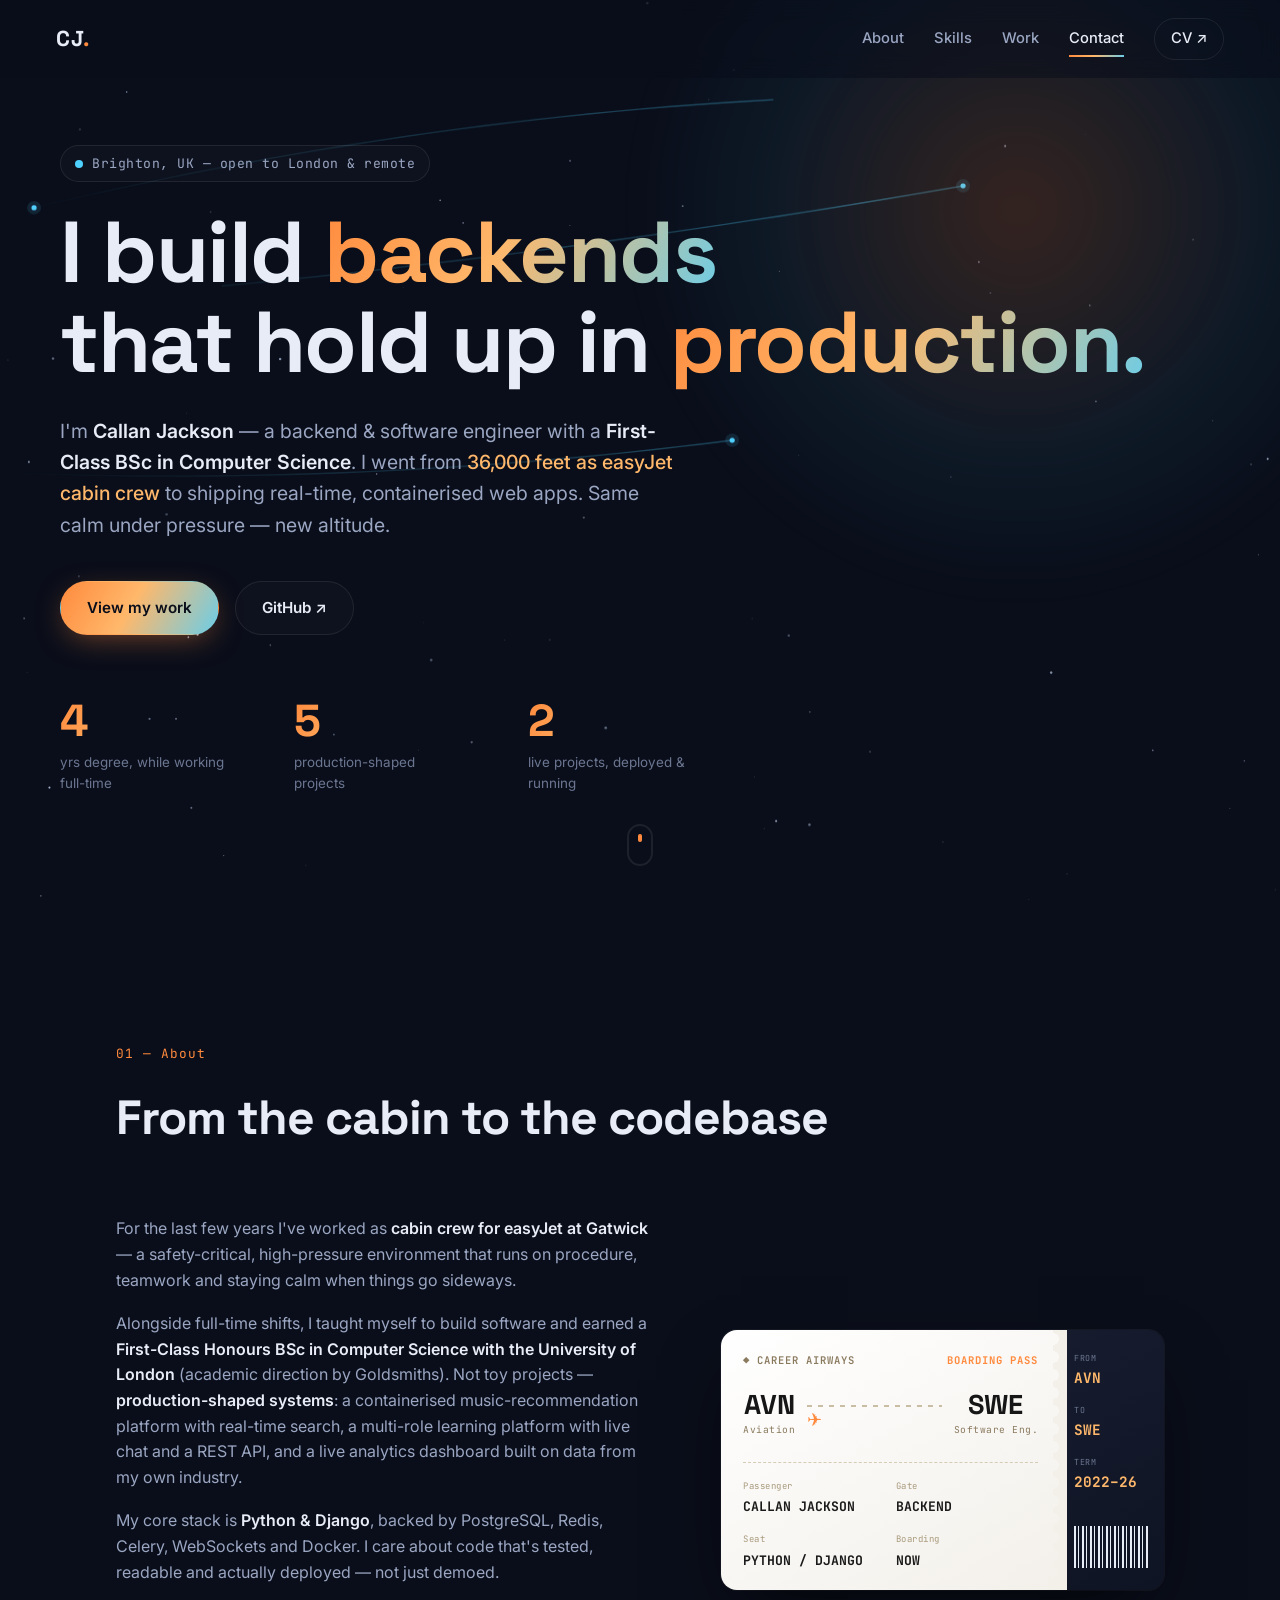
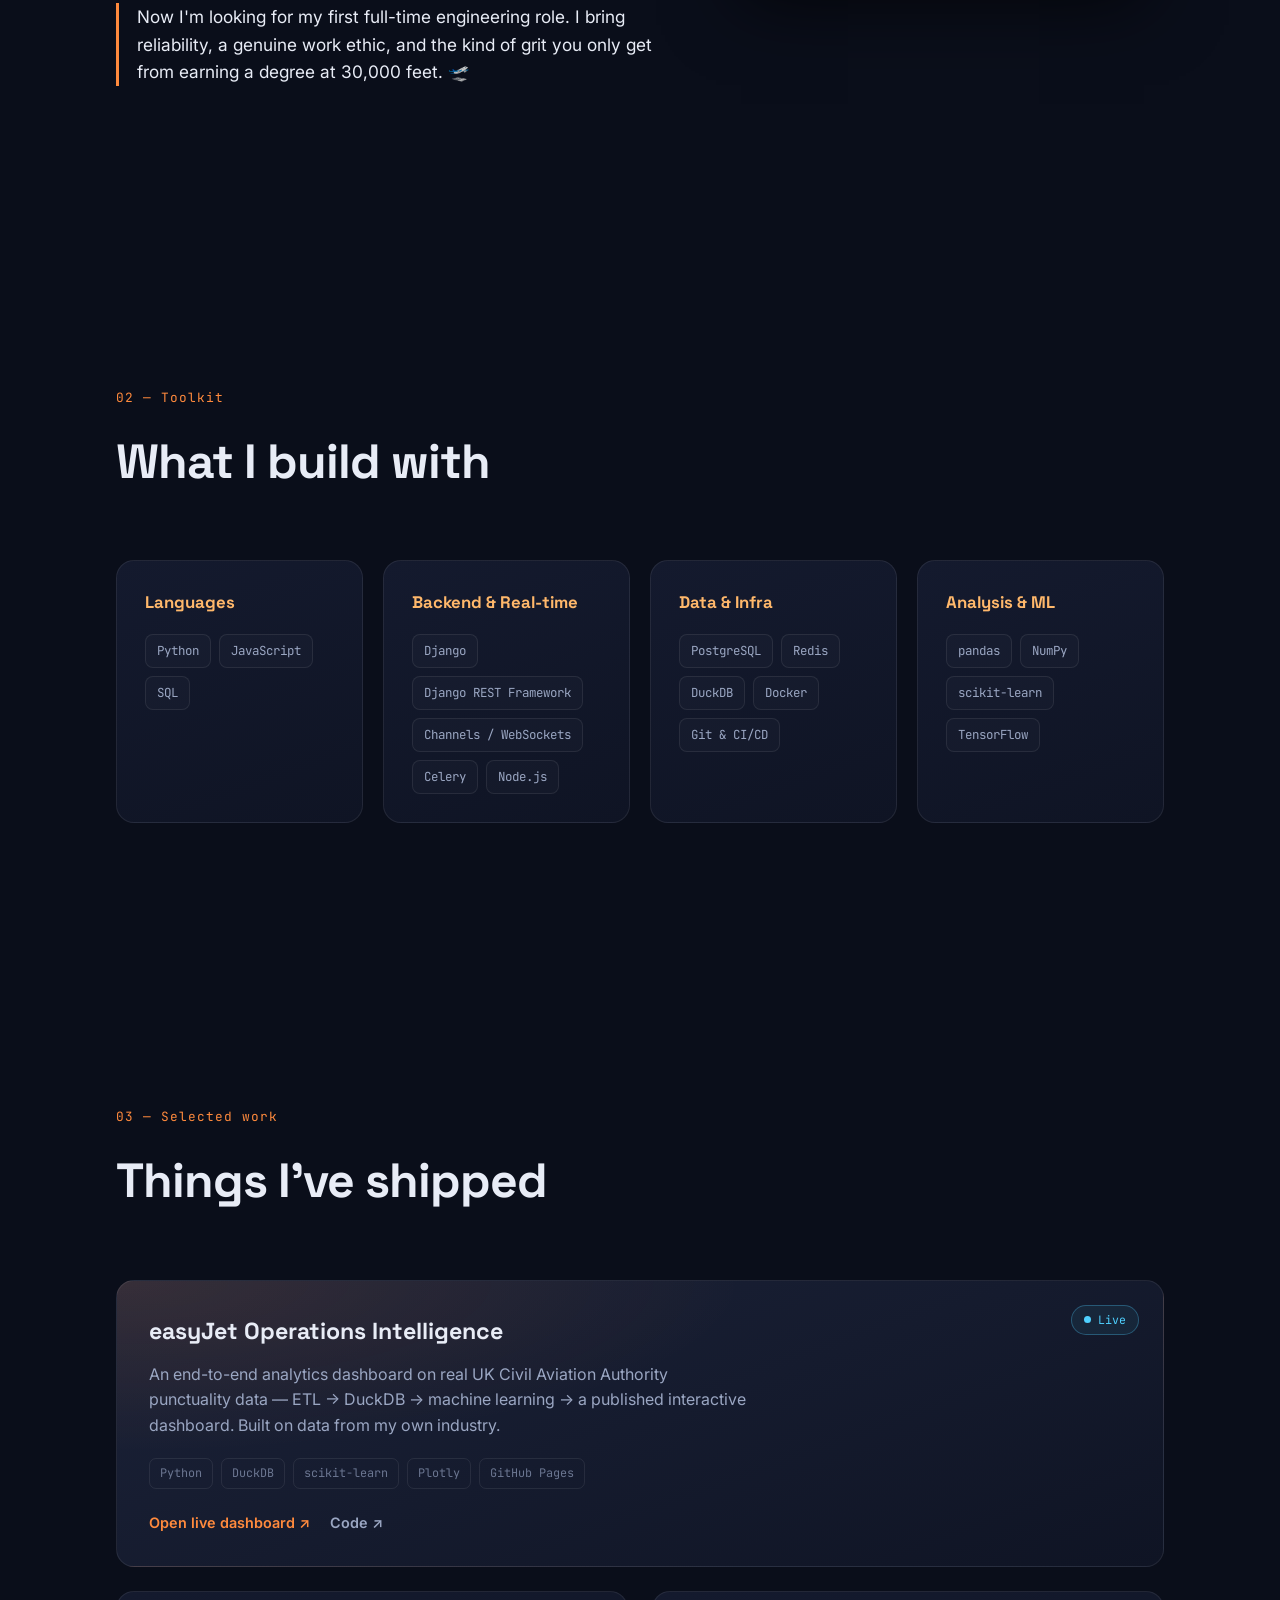
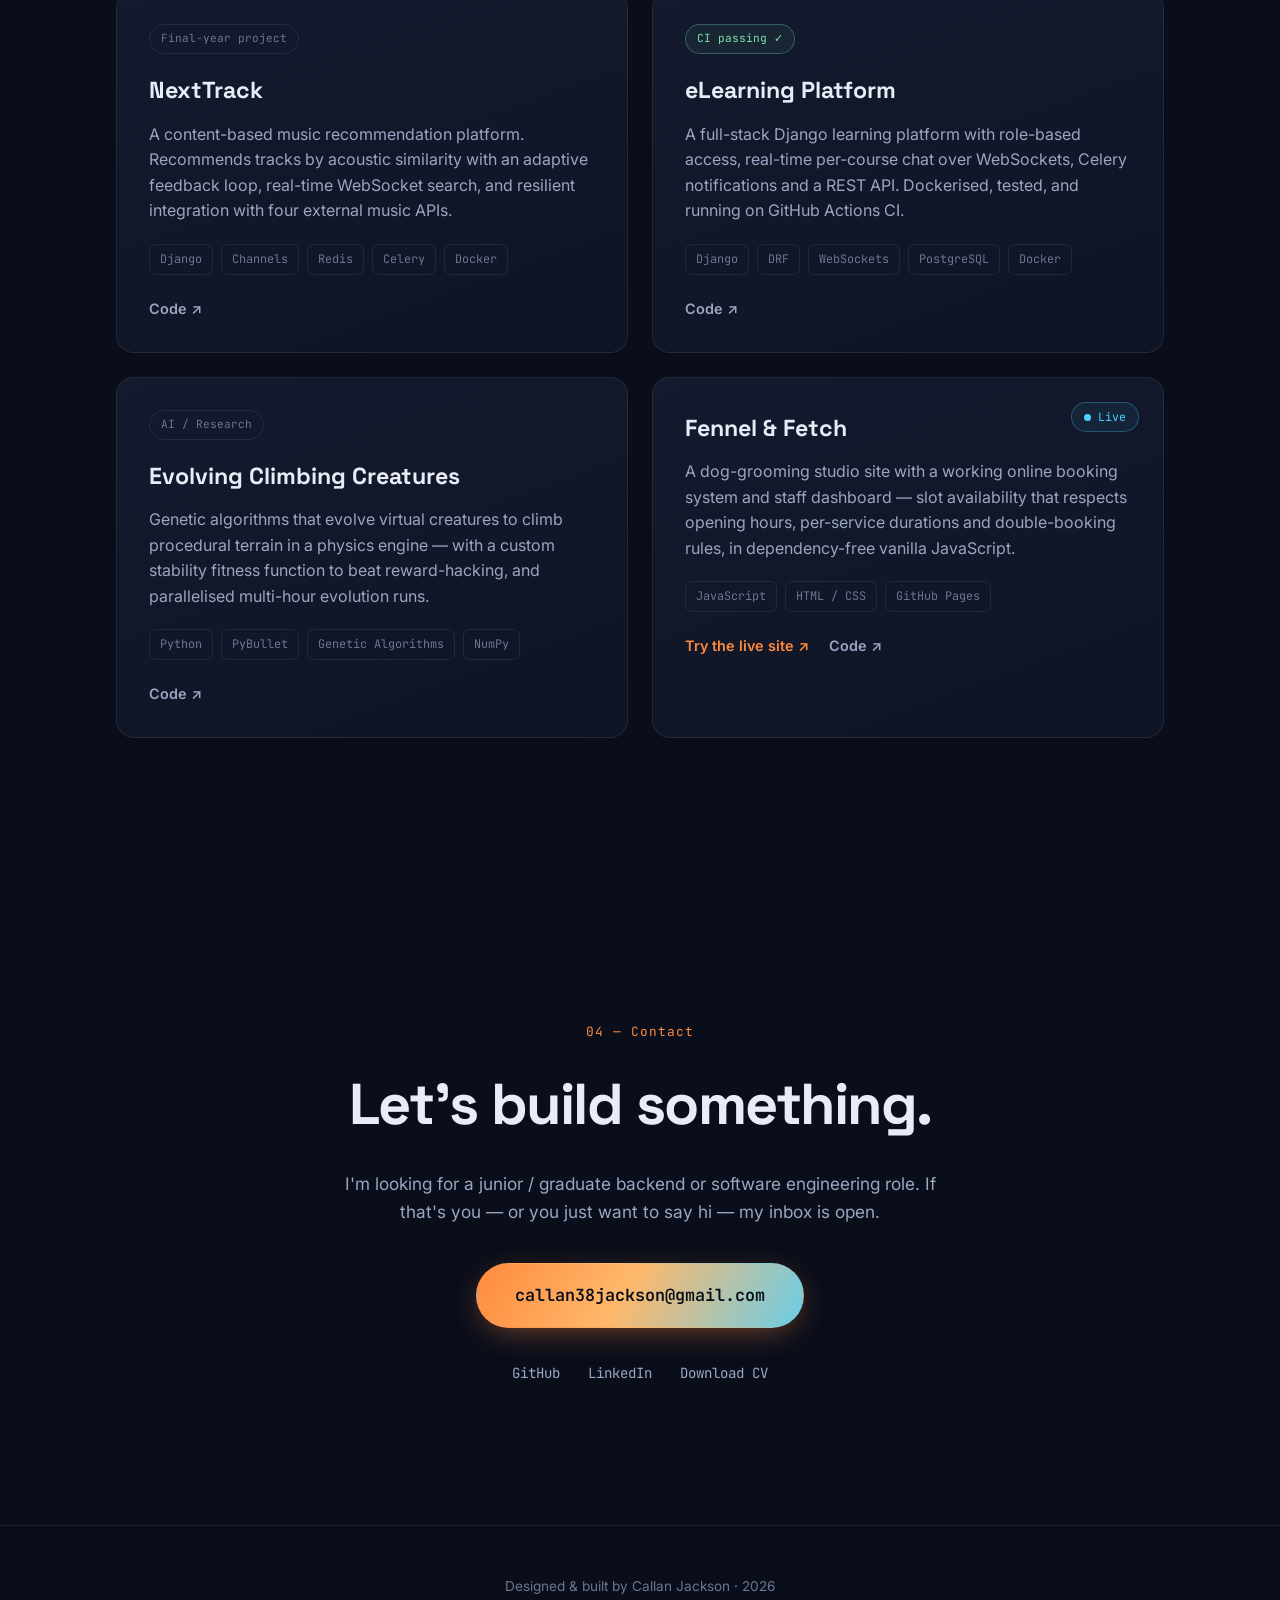
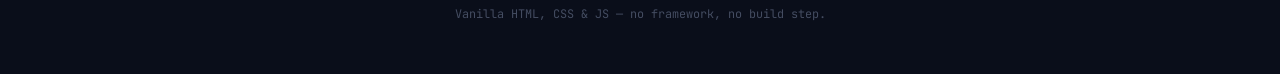
<file: index.html>
<!DOCTYPE html>
<html lang="en">
<head>
<meta charset="UTF-8" />
<meta name="viewport" content="width=device-width, initial-scale=1.0" />
<title>Callan Jackson — Backend / Software Engineer</title>
<meta name="description" content="Callan Jackson — backend & software engineer with a First-Class BSc in Computer Science. Python · Django. From the cabin to the codebase: production-shaped web apps, real-time systems and data dashboards." />
<link rel="preconnect" href="https://fonts.googleapis.com" />
<link rel="preconnect" href="https://fonts.gstatic.com" crossorigin />
<link href="https://fonts.googleapis.com/css2?family=Space+Grotesk:wght@400;500;600;700&family=Inter:wght@400;500;600&family=JetBrains+Mono:wght@400;500&display=swap" rel="stylesheet" />
<link rel="stylesheet" href="styles.css" />
</head>
<body>

<!-- ===== NAV ===== -->
<nav class="nav" id="nav">
  <a href="#home" class="nav__brand">CJ<span>.</span></a>
  <button class="nav__toggle" id="navToggle" aria-label="Menu" aria-expanded="false">
    <span></span><span></span><span></span>
  </button>
  <div class="nav__links" id="navLinks">
    <a href="#about">About</a>
    <a href="#skills">Skills</a>
    <a href="#work">Work</a>
    <a href="#contact">Contact</a>
    <a href="Callan_Jackson_CV.html" class="nav__cv" target="_blank" rel="noopener">CV ↗</a>
  </div>
</nav>

<!-- ===== HERO ===== -->
<header class="hero" id="home">
  <canvas class="hero__canvas" id="flightCanvas" aria-hidden="true"></canvas>
  <div class="hero__glow" aria-hidden="true"></div>

  <div class="hero__inner">
    <p class="hero__eyebrow"><span class="dot"></span> Brighton, UK — open to London &amp; remote</p>
    <h1 class="hero__title">
      I build <span class="grad">backends</span><br />that hold up in <span class="grad">production.</span>
    </h1>
    <p class="hero__lead">
      I'm <strong>Callan Jackson</strong> — a backend &amp; software engineer with a <strong>First-Class BSc in Computer Science</strong>.
      I went from <span class="hl">36,000 feet as easyJet cabin crew</span> to shipping real-time, containerised web apps. Same calm under pressure — new altitude.
    </p>
    <div class="hero__cta">
      <a href="#work" class="btn btn--primary">View my work</a>
      <a href="https://github.com/callan-jackson" target="_blank" rel="noopener" class="btn btn--ghost">GitHub ↗</a>
    </div>

    <div class="hero__stats">
      <div class="stat"><span class="stat__num" data-count="4">0</span><span class="stat__label">yrs degree, while working full-time</span></div>
      <div class="stat"><span class="stat__num" data-count="5">0</span><span class="stat__label">production-shaped projects</span></div>
      <div class="stat"><span class="stat__num" data-count="2">0</span><span class="stat__label">live projects, deployed &amp; running</span></div>
    </div>
  </div>

  <a href="#about" class="hero__scroll" aria-label="Scroll down">
    <span></span>
  </a>
</header>

<main>

<!-- ===== ABOUT + BOARDING PASS ===== -->
<section class="section about" id="about">
  <div class="section__head reveal">
    <span class="section__tag">01 — About</span>
    <h2 class="section__title">From the cabin to the codebase</h2>
  </div>

  <div class="about__grid">
    <div class="about__text reveal">
      <p>For the last few years I've worked as <strong>cabin crew for easyJet at Gatwick</strong> — a safety-critical, high-pressure environment that runs on procedure, teamwork and staying calm when things go sideways.</p>
      <p>Alongside full-time shifts, I taught myself to build software and earned a <strong>First-Class Honours BSc in Computer Science with the University of London</strong> (academic direction by Goldsmiths). Not toy projects — <strong>production-shaped systems</strong>: a containerised music-recommendation platform with real-time search, a multi-role learning platform with live chat and a REST API, and a live analytics dashboard built on data from my own industry.</p>
      <p>My core stack is <strong>Python &amp; Django</strong>, backed by PostgreSQL, Redis, Celery, WebSockets and Docker. I care about code that's tested, readable and actually deployed — not just demoed.</p>
      <p class="about__kicker">Now I'm looking for my first full-time engineering role. I bring reliability, a genuine work ethic, and the kind of grit you only get from earning a degree at 30,000 feet. 🛫</p>
    </div>

    <!-- Signature creative element: the boarding pass -->
    <aside class="pass reveal" aria-label="Career boarding pass">
      <div class="pass__main">
        <div class="pass__top">
          <span class="pass__airline">◆ CAREER AIRWAYS</span>
          <span class="pass__class">BOARDING PASS</span>
        </div>
        <div class="pass__route">
          <div class="pass__node">
            <span class="pass__code">AVN</span>
            <span class="pass__place">Aviation</span>
          </div>
          <div class="pass__path" aria-hidden="true">
            <span class="pass__plane">✈</span>
          </div>
          <div class="pass__node">
            <span class="pass__code">SWE</span>
            <span class="pass__place">Software Eng.</span>
          </div>
        </div>
        <div class="pass__grid">
          <div><span>Passenger</span><strong>CALLAN JACKSON</strong></div>
          <div><span>Gate</span><strong>BACKEND</strong></div>
          <div><span>Seat</span><strong>PYTHON / DJANGO</strong></div>
          <div><span>Boarding</span><strong>NOW</strong></div>
        </div>
      </div>
      <div class="pass__stub">
        <div class="pass__stubrow"><span>FROM</span><strong>AVN</strong></div>
        <div class="pass__stubrow"><span>TO</span><strong>SWE</strong></div>
        <div class="pass__stubrow"><span>TERM</span><strong>2022–26</strong></div>
        <div class="pass__barcode" aria-hidden="true"></div>
      </div>
    </aside>
  </div>
</section>

<!-- ===== SKILLS ===== -->
<section class="section skills" id="skills">
  <div class="section__head reveal">
    <span class="section__tag">02 — Toolkit</span>
    <h2 class="section__title">What I build with</h2>
  </div>

  <div class="skills__grid">
    <div class="skillcard reveal">
      <h3>Languages</h3>
      <ul><li>Python</li><li>JavaScript</li><li>SQL</li></ul>
    </div>
    <div class="skillcard reveal">
      <h3>Backend &amp; Real-time</h3>
      <ul><li>Django</li><li>Django REST Framework</li><li>Channels / WebSockets</li><li>Celery</li><li>Node.js</li></ul>
    </div>
    <div class="skillcard reveal">
      <h3>Data &amp; Infra</h3>
      <ul><li>PostgreSQL</li><li>Redis</li><li>DuckDB</li><li>Docker</li><li>Git &amp; CI/CD</li></ul>
    </div>
    <div class="skillcard reveal">
      <h3>Analysis &amp; ML</h3>
      <ul><li>pandas</li><li>NumPy</li><li>scikit-learn</li><li>TensorFlow</li></ul>
    </div>
  </div>
</section>

<!-- ===== WORK ===== -->
<section class="section work" id="work">
  <div class="section__head reveal">
    <span class="section__tag">03 — Selected work</span>
    <h2 class="section__title">Things I've shipped</h2>
  </div>

  <div class="work__grid">

    <!-- easyJet dashboard - LIVE -->
    <article class="project reveal project--feature">
      <div class="project__live"><span class="pulse"></span> Live</div>
      <h3 class="project__title">easyJet Operations Intelligence</h3>
      <p class="project__desc">An end-to-end analytics dashboard on real UK Civil Aviation Authority punctuality data — ETL → DuckDB → machine learning → a published interactive dashboard. Built on data from my own industry.</p>
      <ul class="project__tags"><li>Python</li><li>DuckDB</li><li>scikit-learn</li><li>Plotly</li><li>GitHub Pages</li></ul>
      <div class="project__links">
        <a href="https://callan-jackson.github.io/easyjet-ops-intelligence/" target="_blank" rel="noopener" class="link link--accent">Open live dashboard ↗</a>
        <a href="https://github.com/callan-jackson/easyjet-ops-intelligence" target="_blank" rel="noopener" class="link">Code ↗</a>
      </div>
    </article>

    <!-- NextTrack -->
    <article class="project reveal">
      <div class="project__badge">Final-year project</div>
      <h3 class="project__title">NextTrack</h3>
      <p class="project__desc">A content-based music recommendation platform. Recommends tracks by acoustic similarity with an adaptive feedback loop, real-time WebSocket search, and resilient integration with four external music APIs.</p>
      <ul class="project__tags"><li>Django</li><li>Channels</li><li>Redis</li><li>Celery</li><li>Docker</li></ul>
      <div class="project__links">
        <a href="https://github.com/callan-jackson/NextTrack" target="_blank" rel="noopener" class="link">Code ↗</a>
      </div>
    </article>

    <!-- eLearning -->
    <article class="project reveal">
      <div class="project__badge project__badge--green">CI passing ✓</div>
      <h3 class="project__title">eLearning Platform</h3>
      <p class="project__desc">A full-stack Django learning platform with role-based access, real-time per-course chat over WebSockets, Celery notifications and a REST API. Dockerised, tested, and running on GitHub Actions CI.</p>
      <ul class="project__tags"><li>Django</li><li>DRF</li><li>WebSockets</li><li>PostgreSQL</li><li>Docker</li></ul>
      <div class="project__links">
        <a href="https://github.com/callan-jackson/elearning-platform" target="_blank" rel="noopener" class="link">Code ↗</a>
      </div>
    </article>

    <!-- Evolving creatures -->
    <article class="project reveal">
      <div class="project__badge">AI / Research</div>
      <h3 class="project__title">Evolving Climbing Creatures</h3>
      <p class="project__desc">Genetic algorithms that evolve virtual creatures to climb procedural terrain in a physics engine — with a custom stability fitness function to beat reward-hacking, and parallelised multi-hour evolution runs.</p>
      <ul class="project__tags"><li>Python</li><li>PyBullet</li><li>Genetic Algorithms</li><li>NumPy</li></ul>
      <div class="project__links">
        <a href="https://github.com/callan-jackson/evolving-climbing-creatures" target="_blank" rel="noopener" class="link">Code ↗</a>
      </div>
    </article>

    <!-- Fennel & Fetch -->
    <article class="project reveal">
      <div class="project__live"><span class="pulse"></span> Live</div>
      <h3 class="project__title">Fennel &amp; Fetch</h3>
      <p class="project__desc">A dog-grooming studio site with a working online booking system and staff dashboard — slot availability that respects opening hours, per-service durations and double-booking rules, in dependency-free vanilla JavaScript.</p>
      <ul class="project__tags"><li>JavaScript</li><li>HTML / CSS</li><li>GitHub Pages</li></ul>
      <div class="project__links">
        <a href="https://callan-jackson.github.io/fennel-and-fetch/" target="_blank" rel="noopener" class="link link--accent">Try the live site ↗</a>
        <a href="https://github.com/callan-jackson/fennel-and-fetch" target="_blank" rel="noopener" class="link">Code ↗</a>
      </div>
    </article>

  </div>
</section>

<!-- ===== CONTACT ===== -->
<section class="section contact" id="contact">
  <div class="contact__inner reveal">
    <span class="section__tag">04 — Contact</span>
    <h2 class="contact__title">Let's build something.</h2>
    <p class="contact__lead">I'm looking for a junior / graduate backend or software engineering role. If that's you — or you just want to say hi — my inbox is open.</p>
    <a href="mailto:callan38jackson@gmail.com" class="btn btn--primary btn--lg">callan38jackson@gmail.com</a>
    <div class="contact__socials">
      <a href="https://github.com/callan-jackson" target="_blank" rel="noopener">GitHub</a>
      <a href="https://www.linkedin.com/in/callan-jackson-449b64159" target="_blank" rel="noopener">LinkedIn</a>
      <a href="Callan_Jackson_CV.html" target="_blank" rel="noopener">Download CV</a>
    </div>
  </div>
</section>

</main>

<footer class="footer">
  <p>Designed &amp; built by Callan Jackson · <span id="year"></span></p>
  <p class="footer__note">Vanilla HTML, CSS &amp; JS — no framework, no build step.</p>
</footer>

<script src="main.js"></script>
</body>
</html>
</file>
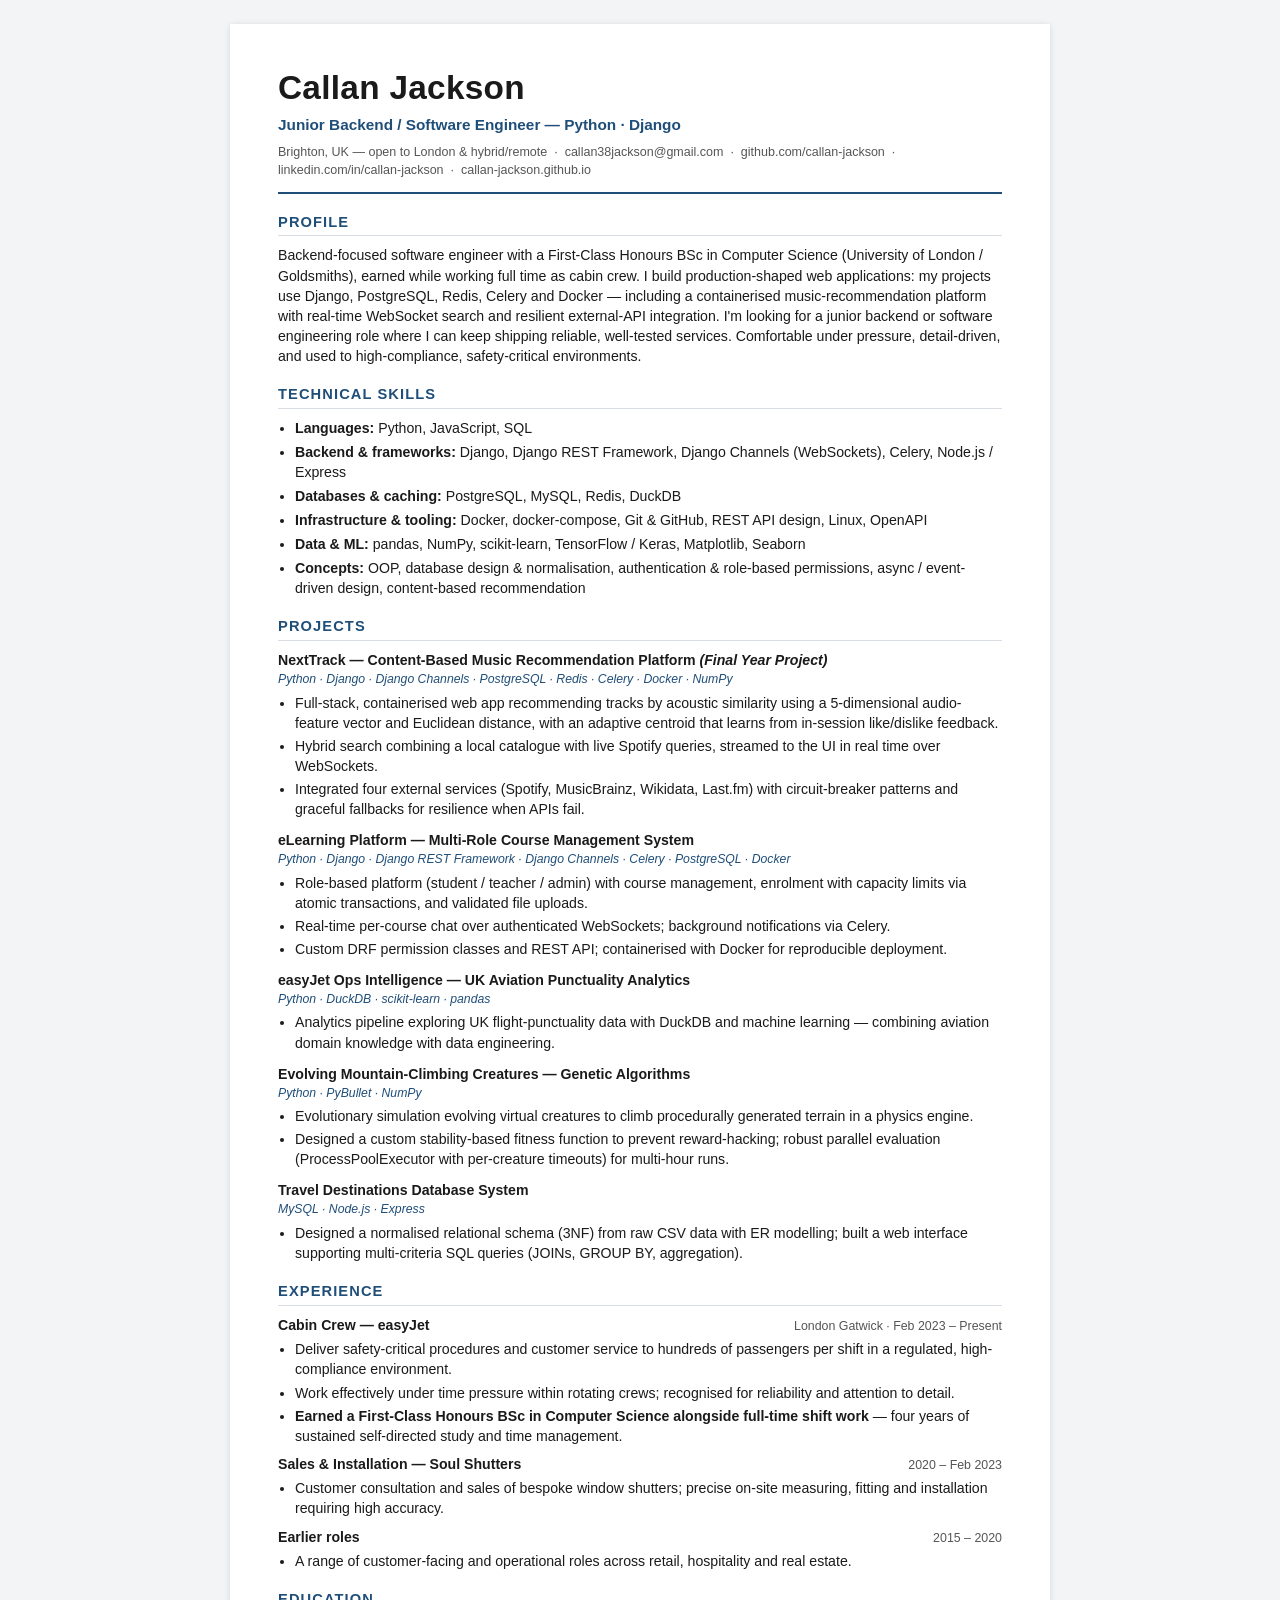
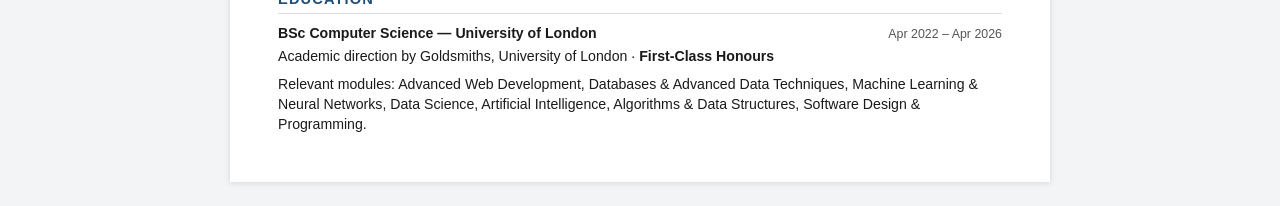
<file: Callan_Jackson_CV.html>
<!DOCTYPE html>
<html lang="en">
<head>
<meta charset="UTF-8">
<meta name="viewport" content="width=device-width, initial-scale=1.0">
<title>Callan Jackson — CV</title>
<style>
  :root { --ink:#1a1a1a; --muted:#555; --accent:#1f4e79; --line:#d8dde3; }
  * { box-sizing: border-box; }
  html,body { margin:0; padding:0; }
  body {
    font-family: -apple-system, "Segoe UI", Roboto, Helvetica, Arial, sans-serif;
    color: var(--ink); line-height: 1.42; font-size: 10.6pt;
    background:#f3f4f6;
  }
  .page {
    max-width: 820px; margin: 24px auto; background:#fff; padding: 40px 48px;
    box-shadow: 0 1px 6px rgba(0,0,0,.12);
  }
  header { border-bottom: 2.5px solid var(--accent); padding-bottom: 12px; margin-bottom: 16px; }
  h1 { font-size: 25pt; margin: 0; letter-spacing: .3px; color: var(--ink); }
  .role { font-size: 11.5pt; color: var(--accent); font-weight: 600; margin: 3px 0 8px; }
  .contact { font-size: 9.4pt; color: var(--muted); }
  .contact a { color: var(--muted); text-decoration: none; }
  .contact span { white-space: nowrap; }
  h2 {
    font-size: 11pt; text-transform: uppercase; letter-spacing: 1.1px;
    color: var(--accent); border-bottom: 1px solid var(--line);
    padding-bottom: 3px; margin: 18px 0 9px;
  }
  p { margin: 0 0 8px; }
  ul { margin: 4px 0 8px; padding-left: 17px; }
  li { margin-bottom: 3px; }
  .skills li { margin-bottom: 4px; }
  .proj { margin-bottom: 11px; }
  .proj .t { font-weight: 700; }
  .proj .stack { color: var(--accent); font-size: 9.2pt; font-style: italic; display:block; margin: 1px 0 3px; }
  .job-head { display:flex; justify-content: space-between; align-items: baseline; gap: 10px; }
  .job-head .title { font-weight: 700; }
  .job-head .date { color: var(--muted); font-size: 9.3pt; white-space: nowrap; }
  .edu .date { color: var(--muted); font-size: 9.3pt; }
  .pending { font-style: italic; color: var(--muted); }
  .note { background:#eef3f8; border-left:3px solid var(--accent); padding:7px 11px; font-size:9pt; color:var(--muted); margin: 0 0 14px; }
  @media print {
    body { background:#fff; font-size: 10.2pt; }
    .page { box-shadow:none; margin:0; max-width:none; padding: 14mm 15mm; }
    .note { display:none; }
    h2 { margin-top: 13px; }
    a { color: var(--muted); }
  }
  @page { size: A4; margin: 0; }
</style>
</head>
<body>
<div class="page">
  <header>
    <h1>Callan Jackson</h1>
    <div class="role">Junior Backend / Software Engineer — Python · Django</div>
    <div class="contact">
      <span>Brighton, UK — open to London &amp; hybrid/remote</span> &nbsp;·&nbsp;
      <span><a href="mailto:callan38jackson@gmail.com">callan38jackson@gmail.com</a></span> &nbsp;·&nbsp;
      <span><a href="https://github.com/callan-jackson">github.com/callan-jackson</a></span> &nbsp;·&nbsp;
      <span><a href="https://www.linkedin.com/in/callan-jackson-449b64159">linkedin.com/in/callan-jackson</a></span> &nbsp;·&nbsp;
      <span><a href="https://callan-jackson.github.io">callan-jackson.github.io</a></span>
    </div>
  </header>

  <section>
    <h2>Profile</h2>
    <p>Backend-focused software engineer with a First-Class Honours BSc in Computer Science (University of London / Goldsmiths), earned while working full time as cabin crew. I build production-shaped web applications: my projects use Django, PostgreSQL, Redis, Celery and Docker — including a containerised music-recommendation platform with real-time WebSocket search and resilient external-API integration. I'm looking for a junior backend or software engineering role where I can keep shipping reliable, well-tested services. Comfortable under pressure, detail-driven, and used to high-compliance, safety-critical environments.</p>
  </section>

  <section class="skills">
    <h2>Technical Skills</h2>
    <ul>
      <li><strong>Languages:</strong> Python, JavaScript, SQL</li>
      <li><strong>Backend &amp; frameworks:</strong> Django, Django REST Framework, Django Channels (WebSockets), Celery, Node.js / Express</li>
      <li><strong>Databases &amp; caching:</strong> PostgreSQL, MySQL, Redis, DuckDB</li>
      <li><strong>Infrastructure &amp; tooling:</strong> Docker, docker-compose, Git &amp; GitHub, REST API design, Linux, OpenAPI</li>
      <li><strong>Data &amp; ML:</strong> pandas, NumPy, scikit-learn, TensorFlow / Keras, Matplotlib, Seaborn</li>
      <li><strong>Concepts:</strong> OOP, database design &amp; normalisation, authentication &amp; role-based permissions, async / event-driven design, content-based recommendation</li>
    </ul>
  </section>

  <section>
    <h2>Projects</h2>

    <div class="proj">
      <span class="t">NextTrack — Content-Based Music Recommendation Platform <em>(Final Year Project)</em></span>
      <span class="stack">Python · Django · Django Channels · PostgreSQL · Redis · Celery · Docker · NumPy</span>
      <ul>
        <li>Full-stack, containerised web app recommending tracks by acoustic similarity using a 5-dimensional audio-feature vector and Euclidean distance, with an adaptive centroid that learns from in-session like/dislike feedback.</li>
        <li>Hybrid search combining a local catalogue with live Spotify queries, streamed to the UI in real time over WebSockets.</li>
        <li>Integrated four external services (Spotify, MusicBrainz, Wikidata, Last.fm) with circuit-breaker patterns and graceful fallbacks for resilience when APIs fail.</li>
      </ul>
    </div>

    <div class="proj">
      <span class="t">eLearning Platform — Multi-Role Course Management System</span>
      <span class="stack">Python · Django · Django REST Framework · Django Channels · Celery · PostgreSQL · Docker</span>
      <ul>
        <li>Role-based platform (student / teacher / admin) with course management, enrolment with capacity limits via atomic transactions, and validated file uploads.</li>
        <li>Real-time per-course chat over authenticated WebSockets; background notifications via Celery.</li>
        <li>Custom DRF permission classes and REST API; containerised with Docker for reproducible deployment.</li>
      </ul>
    </div>

    <div class="proj">
      <span class="t">easyJet Ops Intelligence — UK Aviation Punctuality Analytics</span>
      <span class="stack">Python · DuckDB · scikit-learn · pandas</span>
      <ul>
        <li>Analytics pipeline exploring UK flight-punctuality data with DuckDB and machine learning — combining aviation domain knowledge with data engineering.</li>
      </ul>
    </div>

    <div class="proj">
      <span class="t">Evolving Mountain-Climbing Creatures — Genetic Algorithms</span>
      <span class="stack">Python · PyBullet · NumPy</span>
      <ul>
        <li>Evolutionary simulation evolving virtual creatures to climb procedurally generated terrain in a physics engine.</li>
        <li>Designed a custom stability-based fitness function to prevent reward-hacking; robust parallel evaluation (ProcessPoolExecutor with per-creature timeouts) for multi-hour runs.</li>
      </ul>
    </div>

    <div class="proj">
      <span class="t">Travel Destinations Database System</span>
      <span class="stack">MySQL · Node.js · Express</span>
      <ul>
        <li>Designed a normalised relational schema (3NF) from raw CSV data with ER modelling; built a web interface supporting multi-criteria SQL queries (JOINs, GROUP BY, aggregation).</li>
      </ul>
    </div>
  </section>

  <section>
    <h2>Experience</h2>

    <div class="job">
      <div class="job-head"><span class="title">Cabin Crew — easyJet</span><span class="date">London Gatwick · Feb 2023 – Present</span></div>
      <ul>
        <li>Deliver safety-critical procedures and customer service to hundreds of passengers per shift in a regulated, high-compliance environment.</li>
        <li>Work effectively under time pressure within rotating crews; recognised for reliability and attention to detail.</li>
        <li><strong>Earned a First-Class Honours BSc in Computer Science alongside full-time shift work</strong> — four years of sustained self-directed study and time management.</li>
      </ul>
    </div>

    <div class="job">
      <div class="job-head"><span class="title">Sales &amp; Installation — Soul Shutters</span><span class="date">2020 – Feb 2023</span></div>
      <ul>
        <li>Customer consultation and sales of bespoke window shutters; precise on-site measuring, fitting and installation requiring high accuracy.</li>
      </ul>
    </div>

    <div class="job">
      <div class="job-head"><span class="title">Earlier roles</span><span class="date">2015 – 2020</span></div>
      <ul>
        <li>A range of customer-facing and operational roles across retail, hospitality and real estate.</li>
      </ul>
    </div>
  </section>

  <section class="edu">
    <h2>Education</h2>
    <div class="job-head"><span class="title">BSc Computer Science — University of London</span><span class="date">Apr 2022 – Apr 2026</span></div>
    <p style="margin-top:2px;">Academic direction by Goldsmiths, University of London · <strong>First-Class Honours</strong></p>
    <p style="margin-top:2px;">Relevant modules: Advanced Web Development, Databases &amp; Advanced Data Techniques, Machine Learning &amp; Neural Networks, Data Science, Artificial Intelligence, Algorithms &amp; Data Structures, Software Design &amp; Programming.</p>
  </section>

</div>
</body>
</html>
</file>
<file: styles.css>
/* ============ RESET & TOKENS ============ */
*,*::before,*::after{box-sizing:border-box;margin:0;padding:0}
:root{
  --bg:#0a0e1a;
  --bg-2:#0f1424;
  --surface:#141a2e;
  --surface-2:#1b2238;
  --line:rgba(255,255,255,.08);
  --text:#e8ecf6;
  --muted:#9aa6c2;
  --faint:#6b7691;
  --accent:#ff8a3d;      /* sunrise amber — aviation nod */
  --accent-2:#ffb86b;
  --cyan:#4fd1ff;        /* sky / runway-light cyan */
  --grad:linear-gradient(120deg,var(--accent) 0%,var(--accent-2) 45%,var(--cyan) 110%);
  --radius:18px;
  --maxw:1160px;
  --ease:cubic-bezier(.22,.61,.36,1);
  --font:'Inter',system-ui,sans-serif;
  --display:'Space Grotesk',var(--font);
  --mono:'JetBrains Mono',ui-monospace,monospace;
}
html{scroll-behavior:smooth}
body{
  font-family:var(--font);background:var(--bg);color:var(--text);
  line-height:1.6;overflow-x:hidden;-webkit-font-smoothing:antialiased;
}
a{color:inherit;text-decoration:none}
::selection{background:var(--accent);color:#0a0e1a}
.grad{background:var(--grad);-webkit-background-clip:text;background-clip:text;color:transparent}

/* ============ NAV ============ */
.nav{
  position:fixed;top:0;left:0;right:0;z-index:50;
  display:flex;align-items:center;justify-content:space-between;
  padding:18px clamp(20px,5vw,56px);
  border-bottom:1px solid transparent;transition:border-color .3s,padding .3s;
}
/* Blur lives on a pseudo-element: backdrop-filter on .nav itself would make it
   the containing block for the position:fixed mobile menu, clipping it into the bar. */
.nav::before{
  content:'';position:absolute;inset:0;z-index:-1;
  -webkit-backdrop-filter:blur(12px);backdrop-filter:blur(12px);
  background:rgba(10,14,26,.55);transition:background .3s;
}
.nav.scrolled{border-bottom-color:var(--line);padding-top:12px;padding-bottom:12px}
.nav.scrolled::before{background:rgba(10,14,26,.8)}
.nav__brand{font-family:var(--display);font-weight:700;font-size:1.35rem;letter-spacing:.5px}
.nav__brand span{color:var(--accent)}
.nav__links{display:flex;align-items:center;gap:30px}
.nav__links a{font-size:.92rem;color:var(--muted);font-weight:500;transition:color .2s;position:relative}
.nav__links a:not(.nav__cv):hover{color:var(--text)}
.nav__links a:not(.nav__cv)::after{content:'';position:absolute;left:0;bottom:-6px;height:2px;width:0;background:var(--grad);transition:width .25s var(--ease)}
.nav__links a:not(.nav__cv):hover::after,.nav__links a.active::after{width:100%}
.nav__links a.active{color:var(--text)}
.nav__cv{padding:8px 16px;border:1px solid var(--line);border-radius:999px;color:var(--text)!important;transition:border-color .2s,background .2s}
.nav__cv:hover{border-color:var(--accent);background:rgba(255,138,61,.1)}
.nav__toggle{display:none;flex-direction:column;gap:5px;background:none;border:0;cursor:pointer;padding:6px}
.nav__toggle span{width:24px;height:2px;background:var(--text);border-radius:2px;transition:.3s}

/* ============ HERO ============ */
.hero{position:relative;min-height:100vh;display:flex;align-items:center;overflow:hidden;
  padding:120px clamp(20px,5vw,56px) 80px}
.hero__canvas{position:absolute;inset:0;width:100%;height:100%;z-index:0}
.hero__glow{position:absolute;z-index:0;width:70vw;height:70vw;max-width:780px;max-height:780px;
  top:-20%;right:-10%;border-radius:50%;pointer-events:none;
  background:radial-gradient(circle,rgba(255,138,61,.18),rgba(79,209,255,.06) 45%,transparent 70%);
  filter:blur(20px)}
.hero__inner{position:relative;z-index:2;max-width:var(--maxw);margin:0 auto;width:100%}
.hero__eyebrow{display:inline-flex;align-items:center;gap:9px;font-family:var(--mono);font-size:.82rem;
  color:var(--muted);letter-spacing:.5px;margin-bottom:26px;padding:7px 14px;border:1px solid var(--line);
  border-radius:999px;background:rgba(255,255,255,.02)}
.hero__eyebrow .dot{width:8px;height:8px;border-radius:50%;background:var(--cyan);
  box-shadow:0 0 0 0 rgba(79,209,255,.6);animation:ping 2s infinite}
@keyframes ping{0%{box-shadow:0 0 0 0 rgba(79,209,255,.5)}70%{box-shadow:0 0 0 10px rgba(79,209,255,0)}100%{box-shadow:0 0 0 0 rgba(79,209,255,0)}}
.hero__title{font-family:var(--display);font-weight:700;line-height:1.04;letter-spacing:-1.5px;
  font-size:clamp(2.6rem,8vw,5.4rem);margin-bottom:28px}
.hero__lead{max-width:620px;font-size:clamp(1.02rem,2.2vw,1.22rem);color:var(--muted);margin-bottom:40px}
.hero__lead strong{color:var(--text);font-weight:600}
.hero__lead .hl{color:var(--accent-2);font-weight:500}
.hero__cta{display:flex;gap:16px;flex-wrap:wrap;margin-bottom:64px}
.hero__stats{display:flex;gap:clamp(24px,5vw,64px);flex-wrap:wrap}
.stat{display:flex;flex-direction:column}
.stat__num{font-family:var(--display);font-size:clamp(2rem,5vw,2.8rem);font-weight:700;line-height:1;
  background:var(--grad);-webkit-background-clip:text;background-clip:text;color:transparent}
.stat__label{font-size:.84rem;color:var(--faint);max-width:170px;margin-top:8px}
.hero__scroll{position:absolute;bottom:34px;left:50%;transform:translateX(-50%);z-index:2;
  width:26px;height:42px;border:2px solid var(--line);border-radius:14px;display:flex;justify-content:center;padding-top:8px}
.hero__scroll span{width:4px;height:8px;border-radius:2px;background:var(--accent);animation:scroll 1.6s infinite}
@keyframes scroll{0%{opacity:0;transform:translateY(0)}40%{opacity:1}80%{opacity:0;transform:translateY(12px)}100%{opacity:0}}

/* ============ BUTTONS ============ */
.btn{display:inline-flex;align-items:center;justify-content:center;font-weight:600;font-size:.95rem;
  padding:14px 26px;border-radius:999px;cursor:pointer;transition:transform .25s var(--ease),box-shadow .25s,background .25s;border:1px solid transparent}
.btn--primary{background:var(--grad);color:#0a0e1a;box-shadow:0 8px 30px -8px rgba(255,138,61,.5)}
.btn--primary:hover{transform:translateY(-3px);box-shadow:0 14px 40px -8px rgba(255,138,61,.65)}
.btn--ghost{border-color:var(--line);color:var(--text);background:rgba(255,255,255,.02)}
.btn--ghost:hover{border-color:var(--cyan);transform:translateY(-3px)}
.btn--lg{padding:18px 38px;font-size:1.05rem;font-family:var(--mono)}

/* ============ SECTIONS ============ */
.section{max-width:var(--maxw);margin:0 auto;padding:clamp(80px,12vw,140px) clamp(20px,5vw,56px)}
.section__head{margin-bottom:60px}
.section__tag{font-family:var(--mono);font-size:.8rem;color:var(--accent);letter-spacing:1px}
.section__title{font-family:var(--display);font-weight:700;font-size:clamp(1.9rem,5vw,3rem);
  letter-spacing:-1px;margin-top:14px}

/* reveal */
.reveal{opacity:0;transform:translateY(36px);transition:opacity .7s var(--ease),transform .7s var(--ease)}
.reveal.in{opacity:1;transform:none}

/* ============ ABOUT ============ */
.about__grid{display:grid;grid-template-columns:1.1fr .9fr;gap:clamp(36px,5vw,72px);align-items:center}
.about__text p{margin-bottom:18px;color:var(--muted)}
.about__text strong{color:var(--text);font-weight:600}
.about__kicker{color:var(--text)!important;font-size:1.08rem;border-left:3px solid var(--accent);padding-left:18px}

/* ===== BOARDING PASS ===== */
.pass{display:flex;font-family:var(--mono);color:#0a0e1a;border-radius:16px;overflow:hidden;
  box-shadow:0 30px 70px -20px rgba(0,0,0,.7),0 0 0 1px rgba(255,255,255,.05);
  transform:rotate(-2deg);transition:transform .5s var(--ease)}
.pass:hover{transform:rotate(0deg) scale(1.02)}
.pass__main{background:linear-gradient(150deg,#fff,#f3f0ea);padding:22px 22px 18px;flex:1;position:relative}
.pass__top{display:flex;justify-content:space-between;align-items:center;font-size:.66rem;font-weight:600;
  letter-spacing:1px;color:#8a7a5e;margin-bottom:22px}
.pass__class{color:var(--accent);font-weight:700}
.pass__route{display:flex;align-items:center;justify-content:space-between;margin-bottom:24px}
.pass__node{text-align:center}
.pass__code{display:block;font-family:var(--display);font-size:1.7rem;font-weight:700;color:#161616;line-height:1}
.pass__place{display:block;font-size:.6rem;color:#8a7a5e;margin-top:4px;letter-spacing:.5px}
.pass__path{flex:1;height:2px;margin:0 12px;position:relative;
  background:repeating-linear-gradient(90deg,#c9bda3 0,#c9bda3 5px,transparent 5px,transparent 11px);align-self:flex-start;margin-top:14px}
.pass__plane{position:absolute;top:50%;left:0;font-size:1.1rem;color:var(--accent);
  animation:fly 4s var(--ease) infinite}
@keyframes fly{0%{left:-4%;opacity:0}15%{opacity:1}85%{opacity:1}100%{left:100%;opacity:0}}
.pass__grid{display:grid;grid-template-columns:1fr 1fr;gap:14px 10px;border-top:1px dashed #d6ccb6;padding-top:16px}
.pass__grid span{display:block;font-size:.56rem;color:#a89a7c;letter-spacing:.5px}
.pass__grid strong{font-size:.82rem;color:#1a1a1a;font-weight:700}
.pass__stub{width:104px;background:linear-gradient(150deg,#161c2e,#0f1424);color:#e8ecf6;padding:22px 14px;
  display:flex;flex-direction:column;gap:13px;position:relative}
.pass__stub::before{content:'';position:absolute;left:-7px;top:0;bottom:0;width:14px;
  background:radial-gradient(circle at left,transparent 0,transparent 6px,#f3f0ea 6px) ;
  background-size:14px 18px;background-repeat:repeat-y}
.pass__stubrow span{display:block;font-size:.52rem;color:var(--faint);letter-spacing:.5px}
.pass__stubrow strong{font-size:.9rem;color:var(--accent-2)}
.pass__barcode{margin-top:auto;height:42px;width:100%;
  background:repeating-linear-gradient(90deg,#e8ecf6 0,#e8ecf6 2px,transparent 2px,transparent 4px,#e8ecf6 4px,#e8ecf6 5px,transparent 5px,transparent 8px)}

/* ============ SKILLS ============ */
.skills__grid{display:grid;grid-template-columns:repeat(auto-fit,minmax(220px,1fr));gap:20px}
.skillcard{background:linear-gradient(160deg,var(--surface),var(--bg-2));border:1px solid var(--line);
  border-radius:var(--radius);padding:28px;transition:transform .3s var(--ease),border-color .3s}
.skillcard:hover{transform:translateY(-6px);border-color:rgba(255,138,61,.4)}
.skillcard h3{font-family:var(--display);font-size:1.05rem;margin-bottom:18px;color:var(--accent-2)}
.skillcard ul{list-style:none;display:flex;flex-wrap:wrap;gap:8px}
.skillcard li{font-family:var(--mono);font-size:.78rem;color:var(--muted);padding:6px 11px;
  border:1px solid var(--line);border-radius:8px;background:rgba(255,255,255,.02)}

/* ============ WORK ============ */
.work__grid{display:grid;grid-template-columns:repeat(2,1fr);gap:24px}
.project{position:relative;background:linear-gradient(160deg,var(--surface),var(--bg-2));
  border:1px solid var(--line);border-radius:var(--radius);padding:32px;overflow:hidden;
  transition:transform .35s var(--ease),border-color .35s}
.project::before{content:'';position:absolute;inset:0;border-radius:var(--radius);padding:1px;
  background:var(--grad);-webkit-mask:linear-gradient(#000 0 0) content-box,linear-gradient(#000 0 0);
  -webkit-mask-composite:xor;mask-composite:exclude;opacity:0;transition:opacity .35s;
  pointer-events:none} /* overlay must not swallow clicks on the card's links */
.project:hover{transform:translateY(-8px)}
.project:hover::before{opacity:1}
.project--feature{grid-column:1/-1;background:radial-gradient(120% 120% at 0% 0%,rgba(255,138,61,.12),transparent 50%),linear-gradient(160deg,var(--surface-2),var(--bg-2))}
.project__title{font-family:var(--display);font-size:1.45rem;font-weight:700;margin-bottom:12px}
.project__desc{color:var(--muted);margin-bottom:20px;max-width:60ch}
.project__tags{list-style:none;display:flex;flex-wrap:wrap;gap:8px;margin-bottom:22px}
.project__tags li{font-family:var(--mono);font-size:.74rem;color:var(--faint);padding:5px 10px;
  border:1px solid var(--line);border-radius:7px}
.project__links{display:flex;gap:20px;flex-wrap:wrap}
.link{font-weight:600;font-size:.9rem;color:var(--muted);transition:color .2s}
.link:hover{color:var(--text)}
.link--accent{color:var(--accent)}
.link--accent:hover{color:var(--accent-2)}
.project__live{position:absolute;top:24px;right:24px;display:inline-flex;align-items:center;gap:7px;
  font-family:var(--mono);font-size:.72rem;color:var(--cyan);padding:5px 12px;border:1px solid rgba(79,209,255,.3);
  border-radius:999px;background:rgba(79,209,255,.07)}
.pulse{width:7px;height:7px;border-radius:50%;background:var(--cyan);animation:ping 1.6s infinite}
.project__badge{display:inline-block;font-family:var(--mono);font-size:.7rem;color:var(--faint);
  padding:5px 11px;border:1px solid var(--line);border-radius:999px;margin-bottom:18px}
.project__badge--green{color:#7ee0a8;border-color:rgba(126,224,168,.3);background:rgba(126,224,168,.06)}

/* ============ CONTACT ============ */
.contact{text-align:center}
.contact__inner{max-width:640px;margin:0 auto}
.contact__title{font-family:var(--display);font-weight:700;font-size:clamp(2.2rem,7vw,3.6rem);
  letter-spacing:-1.5px;margin:14px 0 20px}
.contact__lead{color:var(--muted);margin-bottom:38px;font-size:1.08rem}
.contact__socials{display:flex;justify-content:center;gap:28px;margin-top:34px;flex-wrap:wrap}
.contact__socials a{font-family:var(--mono);font-size:.88rem;color:var(--muted);position:relative;transition:color .2s}
.contact__socials a:hover{color:var(--accent)}

/* ============ FOOTER ============ */
.footer{text-align:center;padding:50px 20px;border-top:1px solid var(--line);color:var(--faint);font-size:.85rem}
.footer__note{font-family:var(--mono);font-size:.74rem;margin-top:8px;color:rgba(107,118,145,.6)}

/* ============ RESPONSIVE ============ */
@media(max-width:860px){
  .about__grid{grid-template-columns:1fr}
  .pass{max-width:380px;margin:0 auto;transform:rotate(0)}
  .work__grid{grid-template-columns:1fr}
  .nav__toggle{display:flex;position:relative;z-index:2} /* stays above the open menu panel */
  .nav__links{position:fixed;inset:0 0 0 auto;z-index:1;width:min(78vw,320px);flex-direction:column;align-items:flex-start;
    justify-content:center;gap:28px;padding:40px;background:var(--bg-2);border-left:1px solid var(--line);
    box-shadow:-30px 0 60px rgba(0,0,0,.45);
    transform:translateX(100%);transition:transform .4s var(--ease),visibility .4s;visibility:hidden}
  .nav__links.open{transform:none;visibility:visible}
  body.no-scroll{overflow:hidden}
  .nav__links a{font-size:1.2rem}
  .nav.menu-open .nav__toggle span:nth-child(1){transform:translateY(7px) rotate(45deg)}
  .nav.menu-open .nav__toggle span:nth-child(2){opacity:0}
  .nav.menu-open .nav__toggle span:nth-child(3){transform:translateY(-7px) rotate(-45deg)}
}

/* ============ REDUCED MOTION ============ */
@media(prefers-reduced-motion:reduce){
  *{animation:none!important;transition:none!important;scroll-behavior:auto!important}
  .reveal{opacity:1;transform:none}
}
</file>
